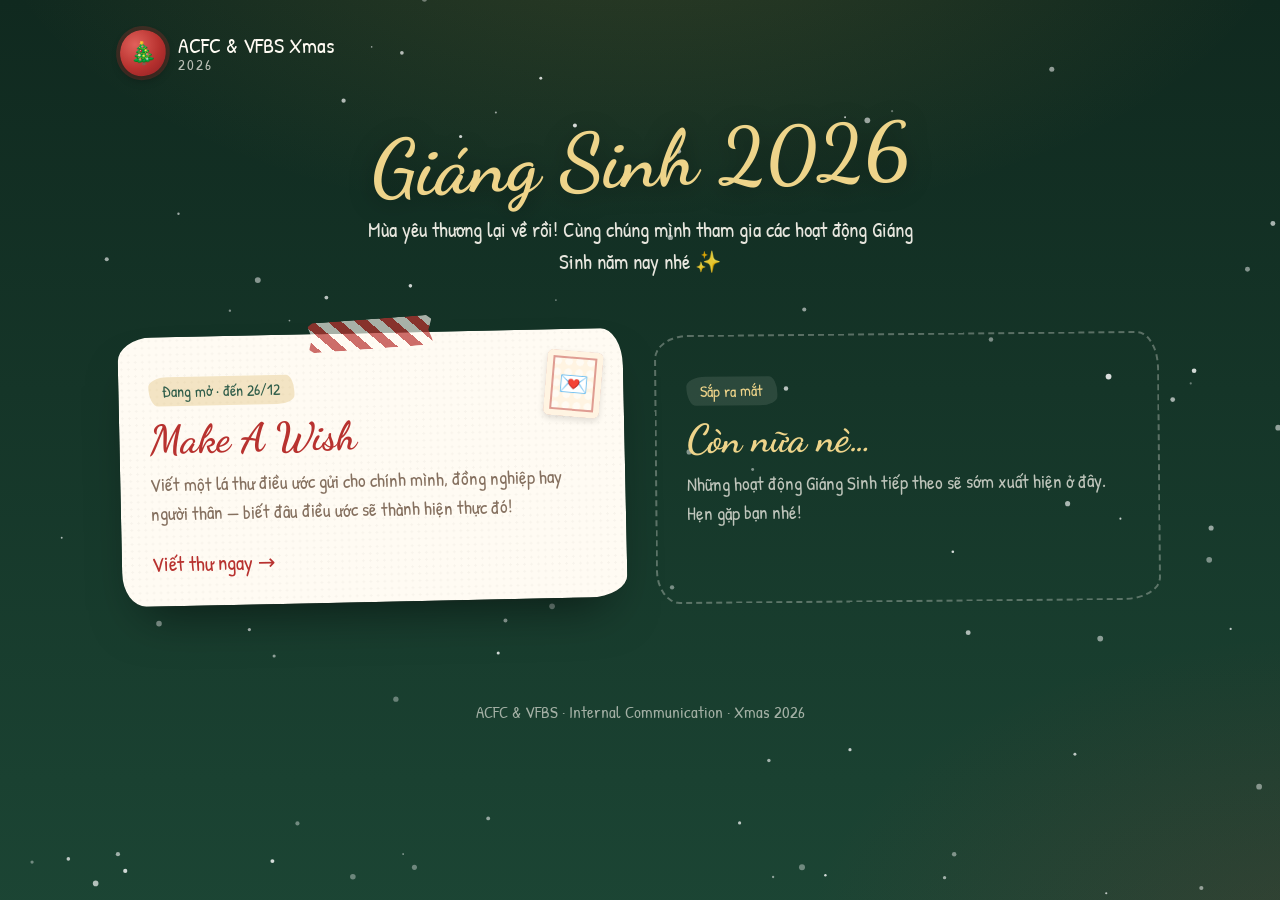
<file: index.html>
<!DOCTYPE html>
<html lang="vi">
<head>
  <meta charset="utf-8">
  <meta name="viewport" content="width=device-width, initial-scale=1, viewport-fit=cover">
  <title>ACFC & VFBS Xmas 2026 🎄</title>
  <meta name="description" content="Chuỗi hoạt động Giáng Sinh 2026 của ACFC — cùng nhau lan toả yêu thương nhé!">
  <meta name="robots" content="noindex">
  <meta name="theme-color" content="#0f2a20">

  <meta property="og:type" content="website">
  <meta property="og:title" content="ACFC & VFBS Xmas 2026 🎄">
  <meta property="og:description" content="Chuỗi hoạt động Giáng Sinh 2026 của ACFC — cùng nhau lan toả yêu thương nhé!">
  <meta property="og:image" content="https://acfc-vietnam.github.io/xmas2026/assets/img/og-make-a-wish.png">
  <meta property="og:image:width" content="1200">
  <meta property="og:image:height" content="630">
  <meta property="og:url" content="https://acfc-vietnam.github.io/xmas2026/">

  <link rel="icon" href="data:image/svg+xml,<svg xmlns='http://www.w3.org/2000/svg' viewBox='0 0 100 100'><text y='.9em' font-size='90'>🎄</text></svg>">
  <link rel="preconnect" href="https://fonts.googleapis.com">
  <link rel="preconnect" href="https://fonts.gstatic.com" crossorigin>
  <link href="https://fonts.googleapis.com/css2?family=Dancing+Script:wght@700&family=Patrick+Hand&display=swap" rel="stylesheet">
  <link rel="stylesheet" href="assets/css/site.css?v=20261127b">
</head>
<body>
  <canvas id="snow" aria-hidden="true"></canvas>

  <div class="wrap">
    <header class="site-header">
      <a class="brand" href="./">
        <span class="brand-mark" aria-hidden="true">🎄</span>
        <span class="brand-text">ACFC & VFBS Xmas<small>2026</small></span>
      </a>
    </header>

    <section class="hero">
      <h1>Giáng Sinh 2026</h1>
      <p>Mùa yêu thương lại về rồi! Cùng chúng mình tham gia các hoạt động Giáng Sinh năm nay nhé ✨</p>
    </section>

    <main class="events" id="events">
      <a class="event-card paper tape" href="make-a-wish/" data-track="open_make_a_wish">
        <span class="stamp" aria-hidden="true">💌</span>
        <span class="tag">Đang mở · đến 26/12</span>
        <h2>Make A Wish</h2>
        <p>Viết một lá thư điều ước gửi cho chính mình, đồng nghiệp hay người thân — biết đâu điều ước sẽ thành hiện thực đó!</p>
        <span class="cta">Viết thư ngay →</span>
      </a>

      <!-- Revealed automatically from 21/12/2026 00:00 (see script below). -->
      <a class="event-card paper tape tape-green" href="wish-status/" id="card-wish-status" data-track="open_wish_status" hidden>
        <span class="stamp" aria-hidden="true">🔑</span>
        <span class="tag">Đã mở</span>
        <h2>Tra cứu điều ước</h2>
        <p>Dùng chìa khoá điều ước của bạn để xem lá thư của mình đang đi tới đâu rồi nhé.</p>
        <span class="cta">Tra cứu →</span>
      </a>

      <div class="event-card soon">
        <span class="tag">Sắp ra mắt</span>
        <h2>Còn nữa nè…</h2>
        <p>Những hoạt động Giáng Sinh tiếp theo sẽ sớm xuất hiện ở đây. Hẹn gặp bạn nhé!</p>
      </div>
    </main>

    <footer class="site-footer">ACFC & VFBS · Internal Communication · Xmas 2026</footer>
  </div>

  <script src="assets/js/config.js?v=20261127b"></script>
  <script src="assets/js/analytics.js?v=20261127b"></script>
  <script src="assets/js/snow.js?v=20261127b"></script>
  <script>
    (function () {
      var c = window.XMAS_CONFIG || {};
      var now = Date.now();
      if (c.wishStatusOpenAt && now >= Date.parse(c.wishStatusOpenAt)) {
        var card = document.getElementById('card-wish-status');
        if (card) card.hidden = false;
      }
      if (c.formCloseAt && now > Date.parse(c.formCloseAt)) {
        var tag = document.querySelector('a[href="make-a-wish/"] .tag');
        if (tag) tag.textContent = 'Đã đóng';
      }
    })();
  </script>
</body>
</html>
</file>
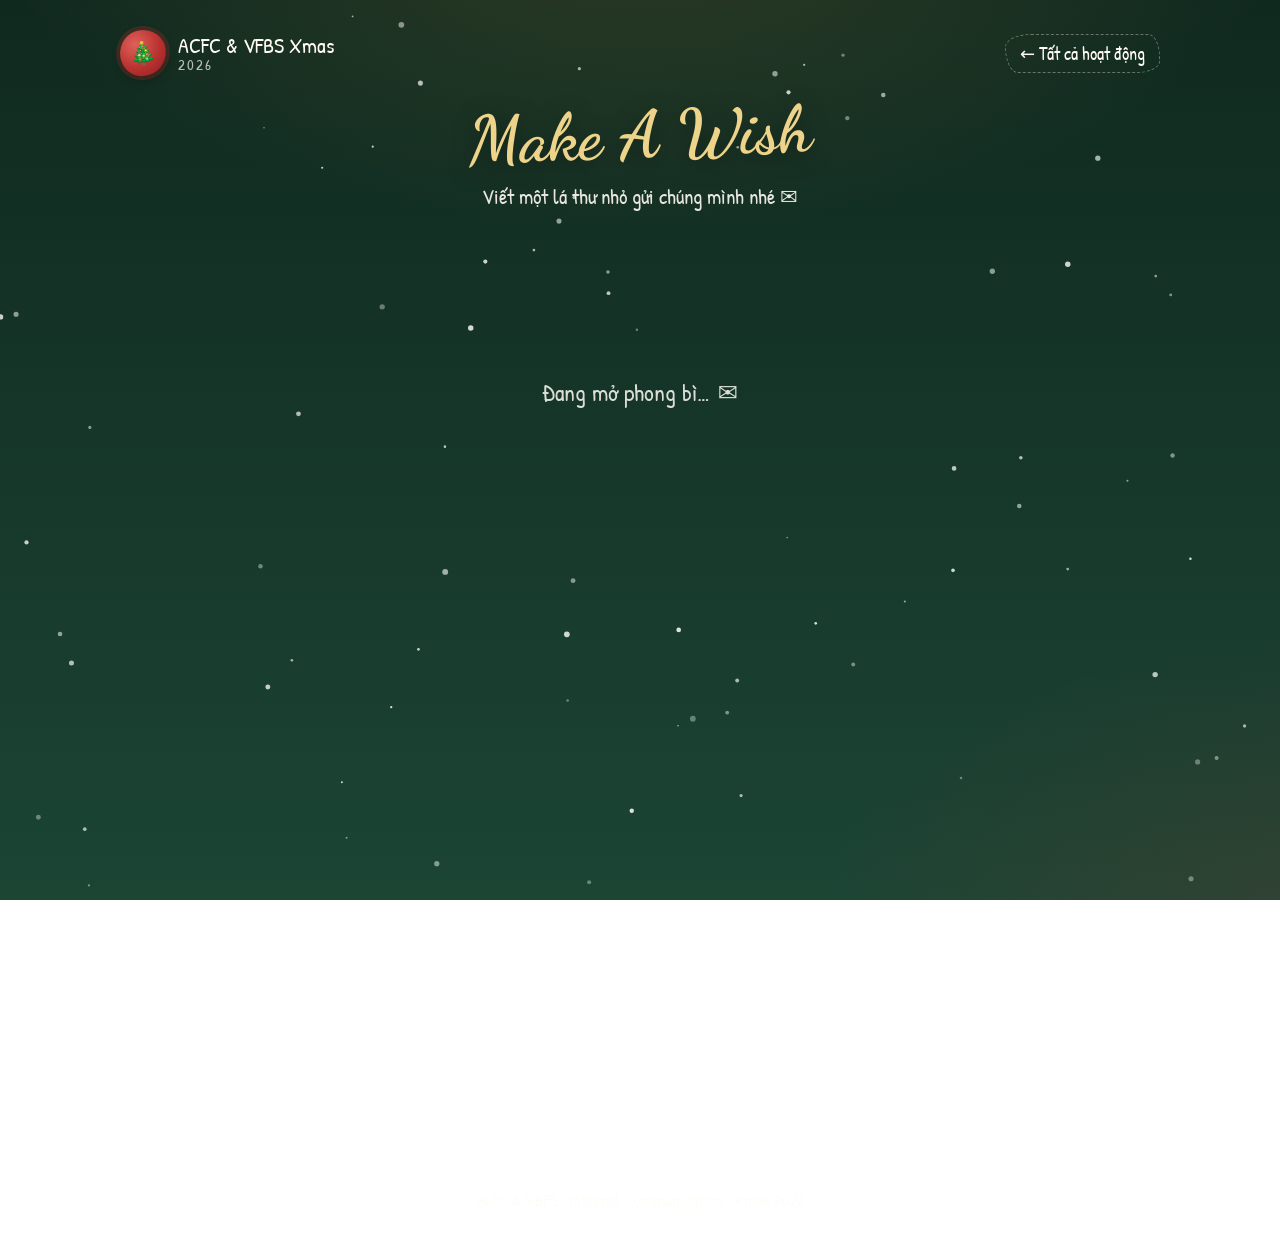
<file: make-a-wish/index.html>
<!DOCTYPE html>
<html lang="vi">
<head>
  <meta charset="utf-8">
  <meta name="viewport" content="width=device-width, initial-scale=1, viewport-fit=cover">
  <title>Make A Wish 2026 – Biến điều ước thành hiện thực 🎄</title>
  <meta name="description" content="Viết một lá thư điều ước Giáng Sinh gửi chúng mình — biết đâu điều ước của bạn sẽ thành hiện thực đó ✨">
  <meta name="robots" content="noindex">
  <meta name="theme-color" content="#0f2a20">

  <meta property="og:type" content="website">
  <meta property="og:title" content="Make A Wish 2026 – Biến điều ước thành hiện thực 🎄">
  <meta property="og:description" content="Viết một lá thư điều ước Giáng Sinh gửi chúng mình — biết đâu điều ước của bạn sẽ thành hiện thực đó ✨">
  <meta property="og:image" content="https://acfc-vietnam.github.io/xmas2026/assets/img/og-make-a-wish.png">
  <meta property="og:image:width" content="1200">
  <meta property="og:image:height" content="630">
  <meta property="og:url" content="https://acfc-vietnam.github.io/xmas2026/make-a-wish/">

  <link rel="icon" href="data:image/svg+xml,<svg xmlns='http://www.w3.org/2000/svg' viewBox='0 0 100 100'><text y='.9em' font-size='90'>💌</text></svg>">
  <link rel="preconnect" href="https://fonts.googleapis.com">
  <link rel="preconnect" href="https://fonts.gstatic.com" crossorigin>
  <link href="https://fonts.googleapis.com/css2?family=Dancing+Script:wght@700&family=Patrick+Hand&display=swap" rel="stylesheet">
  <link rel="stylesheet" href="../assets/css/site.css?v=20261127b">
  <link rel="stylesheet" href="../assets/css/make-a-wish.css?v=20261127b">
</head>
<body>
  <canvas id="snow" aria-hidden="true"></canvas>

  <div class="wrap">
    <header class="site-header">
      <a class="brand" href="../">
        <span class="brand-mark" aria-hidden="true">🎄</span>
        <span class="brand-text">ACFC & VFBS Xmas<small>2026</small></span>
      </a>
      <a class="back-link" href="../">← Tất cả hoạt động</a>
    </header>

    <section class="hero hero-compact">
      <h1>Make A Wish</h1>
      <p>Viết một lá thư nhỏ gửi chúng mình nhé ✉️</p>
    </section>

    <main class="letter-desk">
      <div class="letter-frame" id="letter-frame">
        <div class="embed-loading" id="embed-loading">Đang mở phong bì… ✉️</div>
        <iframe id="wish-form" title="Make A Wish 2026 – lá thư điều ước"
                width="100%" height="900" frameborder="0" marginheight="0" marginwidth="0"
                loading="eager"></iframe>
      </div>
    </main>

    <footer class="site-footer">ACFC & VBFS · Internal Communication · Xmas 2026</footer>
  </div>

  <!-- Sealing ceremony + key, shown after the form is submitted -->
  <div class="ceremony" id="ceremony" hidden aria-live="polite">
    <div class="ceremony-inner paper tape" role="dialog" aria-modal="true" aria-labelledby="ceremony-title">
      <div class="env-stage" aria-hidden="true">
        <div class="env">
          <div class="env-back"></div>
          <div class="env-letter"><span>Gửi ông già Noel…</span></div>
          <div class="env-front"></div>
          <div class="env-flap"></div>
          <div class="env-seal">🎄</div>
        </div>
      </div>

      <div class="key-reveal">
        <h2 id="ceremony-title">Lá thư của bạn đã được niêm phong 💌</h2>
        <p class="key-label">Đây là chìa khoá điều ước của bạn:</p>

        <div class="key" id="key-box">
          <span class="key-bow" aria-hidden="true"></span>
          <span class="key-code" id="key-code">——</span>
          <span class="key-teeth" aria-hidden="true"></span>
        </div>

        <div class="key-actions">
          <button class="btn gold" id="btn-copy" type="button" data-track="copy_key">📋 Sao chép chìa khoá</button>
          <button class="btn ghost" id="btn-save" type="button" data-track="save_key_image">🖼️ Lưu ảnh chìa khoá</button>
        </div>
        <p class="key-note">Giữ kỹ chiếc chìa khoá này nhé 🔑<br>Chúng mình cũng đã gửi một bản vào email của bạn rồi đó!</p>
        <p class="key-thanks">Cảm ơn bạn đã cùng chúng mình lan toả yêu thương mùa Giáng Sinh này 🎄</p>
        <button class="link-btn" id="btn-close" type="button" data-track="close_ceremony">Đóng</button>
      </div>
    </div>
  </div>

  <script src="../assets/js/config.js?v=20261127b"></script>
  <script src="../assets/js/analytics.js?v=20261127b"></script>
  <script src="../assets/js/snow.js?v=20261127b"></script>
  <script src="../assets/js/make-a-wish.js?v=20261127b"></script>
  <script src="https://tally.so/widgets/embed.js" async onload="window.__tallyReady && window.__tallyReady()"></script>
</body>
</html>
</file>
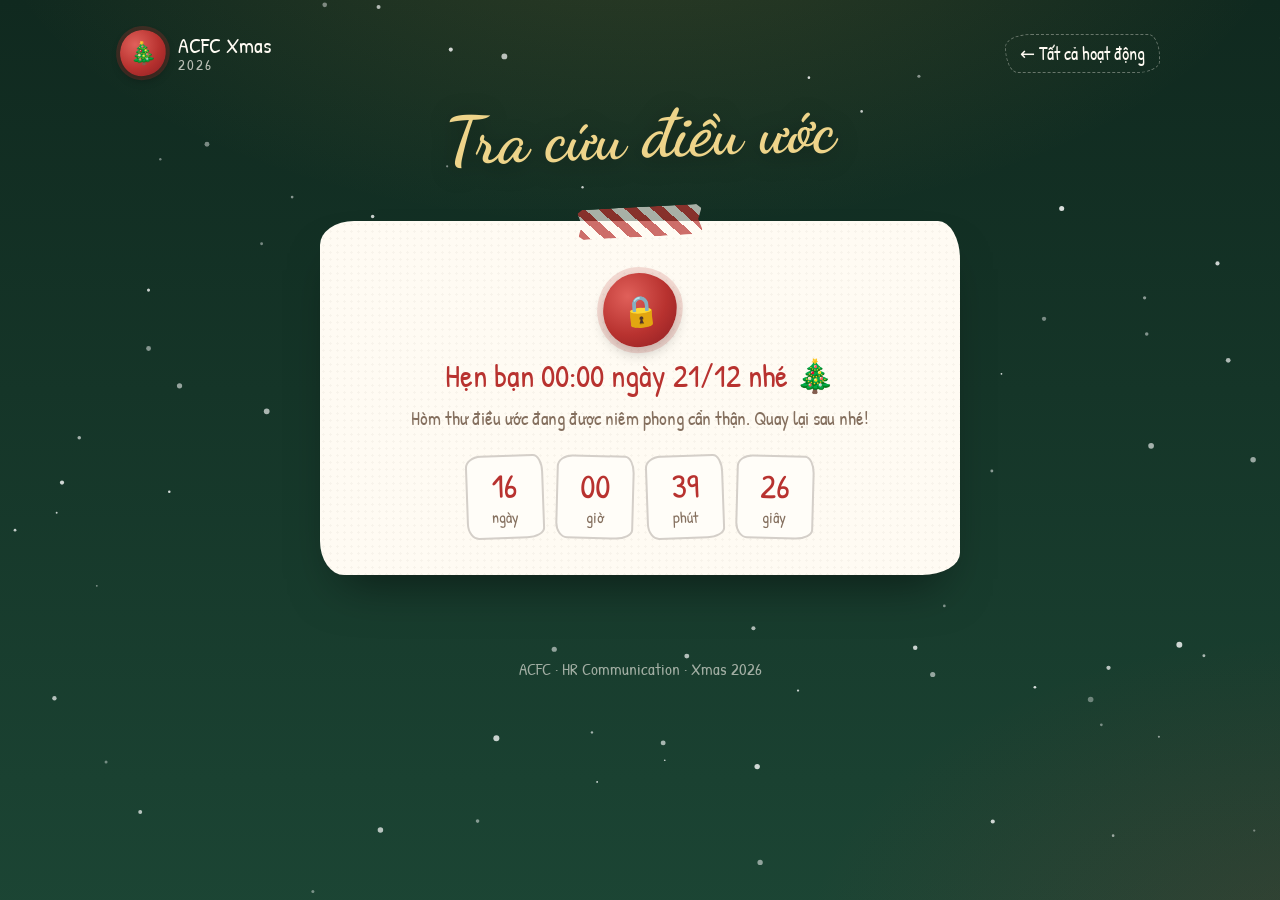
<file: wish-status/index.html>
<!DOCTYPE html>
<html lang="vi">
<head>
  <meta charset="utf-8">
  <meta name="viewport" content="width=device-width, initial-scale=1, viewport-fit=cover">
  <title>Tra cứu điều ước · Make A Wish 2026 🔑</title>
  <meta name="description" content="Dùng chìa khoá điều ước để xem lá thư Make A Wish 2026 của bạn.">
  <meta name="robots" content="noindex, nofollow">
  <meta name="theme-color" content="#0f2a20">
  <meta name="referrer" content="no-referrer">

  <meta property="og:type" content="website">
  <meta property="og:title" content="Tra cứu điều ước · Make A Wish 2026 🔑">
  <meta property="og:description" content="Dùng chìa khoá điều ước để xem lá thư của bạn đang đi tới đâu rồi nhé.">
  <meta property="og:image" content="https://acfc-vietnam.github.io/xmas2026/assets/img/og-make-a-wish.png">
  <meta property="og:url" content="https://acfc-vietnam.github.io/xmas2026/wish-status/">

  <link rel="icon" href="data:image/svg+xml,<svg xmlns='http://www.w3.org/2000/svg' viewBox='0 0 100 100'><text y='.9em' font-size='90'>🔑</text></svg>">
  <link rel="preconnect" href="https://fonts.googleapis.com">
  <link rel="preconnect" href="https://fonts.gstatic.com" crossorigin>
  <link href="https://fonts.googleapis.com/css2?family=Dancing+Script:wght@700&family=Patrick+Hand&display=swap" rel="stylesheet">
  <link rel="stylesheet" href="../assets/css/site.css?v=20261127b">
  <link rel="stylesheet" href="../assets/css/wish-status.css?v=20261127b">
</head>
<body>
  <canvas id="snow" aria-hidden="true"></canvas>

  <div class="wrap">
    <header class="site-header">
      <a class="brand" href="../">
        <span class="brand-mark" aria-hidden="true">🎄</span>
        <span class="brand-text">ACFC Xmas<small>2026</small></span>
      </a>
      <a class="back-link" href="../">← Tất cả hoạt động</a>
    </header>

    <section class="hero hero-compact">
      <h1>Tra cứu điều ước</h1>
    </section>

    <main class="status-main">
      <!-- Before opening time -->
      <section class="panel paper tape" id="view-locked" hidden>
        <div class="lock-icon" aria-hidden="true">🔒</div>
        <h2>Hẹn bạn 00:00 ngày 21/12 nhé 🎄</h2>
        <p>Hòm thư điều ước đang được niêm phong cẩn thận. Quay lại sau nhé!</p>
        <div class="countdown" id="countdown" aria-live="off">
          <div><b id="cd-d">0</b><span>ngày</span></div>
          <div><b id="cd-h">00</b><span>giờ</span></div>
          <div><b id="cd-m">00</b><span>phút</span></div>
          <div><b id="cd-s">00</b><span>giây</span></div>
        </div>
      </section>

      <!-- Lookup -->
      <section class="panel paper tape tape-green" id="view-lookup" hidden>
        <div class="lock-icon" aria-hidden="true">🔑</div>
        <h2>Nhập chìa khoá điều ước của bạn</h2>
        <p>Chìa khoá nằm ở màn hình cảm ơn và trong email chúng mình đã gửi bạn đó.</p>
        <form id="lookup-form" class="lookup-form" autocomplete="off">
          <label class="sr-only" for="key-input">Chìa khoá điều ước</label>
          <input id="key-input" name="key" inputmode="text" autocapitalize="off" autocorrect="off" spellcheck="false"
                 maxlength="20" placeholder="VD: mY7kQ2" required>
          <button class="btn" type="submit" id="lookup-btn">Mở thư ✉️</button>
        </form>
        <p class="hint">Chìa khoá phân biệt chữ hoa và chữ thường nhé.</p>
        <p class="error" id="lookup-error" role="alert" hidden></p>
      </section>

      <!-- Result -->
      <section class="letter paper tape tape-gold" id="view-result" hidden aria-live="polite">
        <div class="letter-top">
          <span class="status-pill" id="r-status">Đang chờ cập nhật</span>
          <span class="letter-date" id="r-date"></span>
        </div>
        <p class="status-note" id="r-status-note" hidden></p>

        <p class="greeting" id="r-greeting"></p>
        <dl class="wish-lines">
          <div id="row-gift"><dt>Món quà mình muốn gửi</dt><dd id="r-gift"></dd></div>
          <div id="row-reason"><dt>Vì…</dt><dd id="r-reason"></dd></div>
          <div id="row-message"><dt>Lời chúc Giáng Sinh</dt><dd id="r-message"></dd></div>
        </dl>
        <p class="signoff">Thân mến,<br><span id="r-sender"></span></p>
        <p class="sender-team" id="r-sender-team"></p>

        <div class="letter-actions">
          <button class="btn ghost" type="button" id="btn-another">Tra cứu chìa khoá khác</button>
        </div>
      </section>
    </main>

    <footer class="site-footer">ACFC · HR Communication · Xmas 2026</footer>
  </div>

  <script src="../assets/js/config.js?v=20261127b"></script>
  <script src="../assets/js/analytics.js?v=20261127b"></script>
  <script src="../assets/js/snow.js?v=20261127b"></script>
  <script src="../assets/js/wish-status.js?v=20261127b"></script>
</body>
</html>
</file>
<file: assets/css/site.css>
/* ACFC Xmas 2026 — shared site styles · v2 "handcrafted"
   Placeholder palette until the event KV lands: change the variables below. */
:root {
  --night: #10291F;
  --pine: #1F4D3A;
  --paper: #FFFBF3;
  --paper-2: #F6ECDA;
  --ink: #3B2A20;
  --ink-soft: #85705F;
  --line: rgba(59, 42, 32, .22);
  --red: #B8322F;
  --red-dark: #8C1D22;
  --green: #2F5D4A;
  --gold: #D4A848;
  --gold-light: #EED48A;
  --gold-soft: rgba(212, 168, 72, .28);
  --script: 'Dancing Script', 'Patrick Hand', cursive;
  --hand: 'Patrick Hand', 'Be Vietnam Pro', system-ui, sans-serif;
  /* irregular, hand-cut corners */
  --wob-card: 34px 22px 38px 24px / 24px 38px 22px 34px;
  --wob-pill: 40px 18px 36px 20px / 20px 36px 18px 40px;
}

*, *::before, *::after { box-sizing: border-box; }
[hidden] { display: none !important; }
html, body { margin: 0; }
body {
  font-family: var(--hand);
  font-size: 19px;
  color: var(--paper);
  background:
    radial-gradient(1100px 560px at 50% -12%, rgba(212, 168, 72, .16), transparent 60%),
    radial-gradient(900px 520px at 105% 105%, rgba(184, 50, 47, .16), transparent 60%),
    linear-gradient(180deg, var(--night), var(--pine) 130%);
  background-attachment: fixed;
  min-height: 100vh;
  -webkit-font-smoothing: antialiased;
}
a { color: var(--gold-light); }
img { max-width: 100%; display: block; }
:focus-visible { outline: 3px dashed var(--gold); outline-offset: 4px; }

#snow { position: fixed; inset: 0; pointer-events: none; z-index: 0; }
.wrap { position: relative; z-index: 1; width: min(1040px, 100% - 56px); margin: 0 auto; }

/* Header */
.site-header { display: flex; align-items: center; justify-content: space-between; gap: 16px; padding: 30px 0 10px; }
.brand { display: flex; align-items: center; gap: 12px; text-decoration: none; color: var(--paper); }
.brand-mark {
  width: 46px; height: 46px; display: grid; place-items: center; font-size: 22px;
  border-radius: 48% 52% 50% 46% / 52% 46% 54% 48%;
  background: radial-gradient(circle at 35% 30%, #E0605A, var(--red) 55%, var(--red-dark));
  box-shadow: 0 0 0 4px rgba(184, 50, 47, .25), 0 4px 10px rgba(0, 0, 0, .3);
  transform: rotate(-6deg);
}
.brand-text { font-size: 22px; line-height: 1.05; }
.brand-text small { display: block; font-size: 15px; opacity: .7; letter-spacing: 2px; }
.back-link {
  color: var(--paper); text-decoration: none; font-size: 18px;
  padding: 6px 14px; border-radius: var(--wob-pill);
  border: 1.5px dashed rgba(255, 251, 243, .35);
  transition: background-color .2s ease;
}
.back-link:hover { background: rgba(255, 251, 243, .08); }

/* Hero */
.hero { text-align: center; padding: 34px 0 6px; }
.hero h1 {
  font-family: var(--script); font-weight: 700;
  font-size: clamp(46px, 7.5vw, 78px); line-height: 1.05;
  margin: 0 0 12px; color: var(--gold-light);
  text-shadow: 0 4px 24px rgba(0, 0, 0, .35);
  transform: rotate(-2deg);
}
.hero p { margin: 0 auto; max-width: 560px; font-size: 21px; line-height: 1.55; opacity: .9; }

/* Buttons: sketchy pill with offset ink shadow */
.btn {
  display: inline-flex; align-items: center; justify-content: center; gap: 8px;
  font: 22px/1 var(--hand);
  padding: 13px 30px; min-height: 50px;
  border: 2px solid var(--ink); border-radius: var(--wob-pill);
  background: var(--red); color: #FFF8EC; text-decoration: none; cursor: pointer;
  box-shadow: 4px 5px 0 var(--ink);
  transition: transform .12s ease, box-shadow .12s ease;
}
.btn:hover { transform: translate(-1px, -2px) rotate(-1deg); box-shadow: 5px 7px 0 var(--ink); }
.btn:active { transform: translate(3px, 4px); box-shadow: 1px 1px 0 var(--ink); }
.btn.ghost { background: #FFFDF8; color: var(--ink); }
.btn.gold { background: linear-gradient(135deg, var(--gold-light), var(--gold) 60%, #B08A34); color: #3A2A0C; }
.btn[disabled] { opacity: .65; cursor: progress; transform: none; }

/* Paper card used across pages */
.paper {
  position: relative;
  background:
    radial-gradient(rgba(59, 42, 32, .035) 1px, transparent 1.3px) 0 0 / 7px 7px,
    var(--paper);
  color: var(--ink);
  border-radius: var(--wob-card);
  box-shadow: 0 2px 0 rgba(59, 42, 32, .06), 0 26px 50px -22px rgba(0, 0, 0, .55);
}
.tape::before {
  content: "";
  position: absolute; top: -14px; left: 50%;
  width: 124px; height: 30px; margin-left: -62px;
  background: repeating-linear-gradient(45deg, rgba(184, 50, 47, .78) 0 9px, rgba(255, 251, 243, .7) 9px 18px);
  clip-path: polygon(0 12%, 4% 0, 96% 0, 100% 14%, 97% 50%, 100% 86%, 96% 100%, 4% 100%, 0 88%, 3% 50%);
  transform: rotate(-3deg);
  opacity: .9;
}
.tape.tape-green::before { background: repeating-linear-gradient(45deg, rgba(47, 93, 74, .75) 0 9px, rgba(255, 251, 243, .7) 9px 18px); transform: rotate(2.5deg); }
.tape.tape-gold::before { background: repeating-linear-gradient(45deg, rgba(212, 168, 72, .85) 0 9px, rgba(255, 251, 243, .7) 9px 18px); transform: rotate(-1.5deg); }

/* Hub cards */
.events { display: grid; grid-template-columns: repeat(auto-fit, minmax(270px, 1fr)); gap: 34px 30px; padding: 48px 0 72px; }
.event-card {
  display: flex; flex-direction: column; gap: 10px;
  padding: 40px 30px 28px;
  text-decoration: none;
  transition: transform .2s ease;
}
.event-card:nth-child(3n+1) { transform: rotate(-1.2deg); }
.event-card:nth-child(3n+2) { transform: rotate(.9deg); }
.event-card:nth-child(3n) { transform: rotate(-.5deg); }
a.event-card:hover { transform: rotate(0deg) translateY(-6px); }
.event-card .tag {
  align-self: flex-start; font-size: 16px;
  padding: 3px 14px 4px; border-radius: var(--wob-pill);
  background: var(--gold-soft); color: var(--green);
}
.event-card h2 { font-family: var(--script); font-size: 40px; margin: 2px 0 0; color: var(--red); line-height: 1.05; font-weight: 700; }
.event-card p { margin: 0; color: var(--ink-soft); line-height: 1.5; font-size: 19px; }
.event-card .cta { margin-top: auto; padding-top: 12px; font-size: 21px; color: var(--red); }
.event-card .stamp {
  position: absolute; top: 22px; right: 22px; width: 56px; height: 66px;
  display: grid; place-items: center; font-size: 24px;
  background:
    radial-gradient(circle at 5px 5px, var(--paper) 3.5px, transparent 4px) -5px -5px / 11px 11px,
    #FFF4E2;
  border-radius: 6px;
  box-shadow: inset 0 0 0 6px #FFF4E2, inset 0 0 0 8px rgba(184, 50, 47, .45), 0 3px 6px rgba(0, 0, 0, .12);
  transform: rotate(6deg);
}
.event-card.soon {
  background: transparent; color: var(--paper); box-shadow: none;
  border: 2.5px dashed rgba(255, 251, 243, .3);
  border-radius: var(--wob-card);
}
.event-card.soon h2 { color: var(--gold-light); }
.event-card.soon p { color: rgba(255, 251, 243, .72); }
.event-card.soon .tag { background: rgba(255, 251, 243, .1); color: var(--gold-light); }

.site-footer { text-align: center; padding: 26px 0 44px; font-size: 17px; opacity: .6; }
.sr-only { position: absolute; width: 1px; height: 1px; overflow: hidden; clip: rect(0 0 0 0); white-space: nowrap; }

@media (max-width: 576px) {
  body { font-size: 18px; }
  .wrap { width: calc(100% - 28px); }
  .site-header { padding-top: 20px; }
  .brand-text { font-size: 20px; }
  .back-link { font-size: 16px; padding: 5px 12px; }
  .hero { padding-top: 22px; }
  .hero p { font-size: 19px; }
  .events { gap: 30px; padding-top: 36px; }
  .event-card { padding: 36px 24px 24px; }
}

@media (prefers-reduced-motion: reduce) {
  *, *::before, *::after { animation-duration: .01ms !important; transition-duration: .01ms !important; }
}
</file>
<file: assets/css/make-a-wish.css>
/* Make A Wish page — embed + sealing ceremony · v2 "handcrafted" */

.hero-compact { padding-top: 14px; }
.hero-compact h1 { font-size: clamp(44px, 6.5vw, 66px); }

/* ---------- Embed: the form's own paper cards float on the scene ---------- */
.letter-desk { padding: 6px 0 36px; }
.letter-frame { position: relative; width: min(760px, 100%); margin: 0 auto; min-height: 520px; }
.letter-frame iframe { display: block; width: 100%; border: 0; min-height: 520px; position: relative; z-index: 1; background: transparent; }
.letter-frame:not(.is-transparent) iframe { border-radius: 34px 22px 38px 24px / 24px 38px 22px 34px; overflow: hidden; }
.embed-loading {
  position: absolute; inset: 0; z-index: 0;
  display: grid; justify-items: center; align-content: start; padding-top: 150px;
  font-size: 24px; color: var(--paper); opacity: .85;
}

/* ---------- Ceremony overlay ---------- */
.ceremony {
  position: fixed; inset: 0; z-index: 50;
  display: grid; place-items: center; padding: 24px;
  background: rgba(10, 26, 19, .8);
  backdrop-filter: blur(6px); -webkit-backdrop-filter: blur(6px);
  overflow-y: auto;
  animation: fade-in .35s ease both;
}
.ceremony[hidden] { display: none; }
.ceremony-inner { width: min(540px, 100%); text-align: center; padding: 44px 34px 26px; }

/* Envelope stage */
.env-stage { height: 210px; display: grid; place-items: center; perspective: 900px; }
.env { position: relative; width: 260px; height: 168px; margin-top: 30px; }
.env-back, .env-front, .env-flap, .env-letter, .env-seal { position: absolute; }
.env-back { inset: 0; background: #DCC8A3; border-radius: 12px 9px 14px 10px; }
.env-letter {
  left: 16px; right: 16px; top: 10px; height: 140px;
  background:
    repeating-linear-gradient(transparent 0 23px, rgba(59, 42, 32, .14) 23px 24px),
    #FFFDF7;
  border-radius: 6px 4px 7px 5px;
  box-shadow: 0 2px 6px rgba(0, 0, 0, .12);
  transform: translateY(-110px);
  padding: 12px 14px 0; text-align: left;
  font-family: var(--hand); font-size: 21px; color: var(--red);
}
.env-front {
  inset: 0; background: #F1E3C8;
  clip-path: polygon(0 28%, 50% 72%, 100% 28%, 100% 100%, 0 100%);
  border-radius: 12px 9px 14px 10px;
}
.env-flap {
  left: 0; right: 0; top: 0; height: 98px;
  background: #E8D6B4;
  clip-path: polygon(0 0, 100% 0, 50% 100%);
  transform-origin: top center; transform: rotateX(180deg);
  z-index: 3;
}
.env-seal {
  left: 50%; top: 74px; width: 54px; height: 54px; margin-left: -27px;
  display: grid; place-items: center; font-size: 20px;
  border-radius: 48% 52% 50% 46% / 52% 46% 54% 48%;
  background: radial-gradient(circle at 35% 30%, #E0605A, var(--red) 55%, var(--red-dark));
  box-shadow: 0 0 0 5px rgba(184, 50, 47, .2), 0 4px 8px rgba(0, 0, 0, .3);
  opacity: 0; transform: scale(2.6); z-index: 4;
}
.ceremony.play .env-letter { z-index: 1; animation: letter-in .9s .2s cubic-bezier(.5, 0, .3, 1) forwards; }
.ceremony.play .env-front { z-index: 2; }
.ceremony.play .env-flap { animation: flap-close .7s 1.15s cubic-bezier(.5, 0, .3, 1.35) forwards; }
.ceremony.play .env-seal { animation: seal-stamp .45s 1.85s cubic-bezier(.3, 1.7, .5, 1) forwards; }
.ceremony.play .env { animation: env-settle .6s 2.45s ease forwards; }

/* Key reveal sequence */
.key-reveal > * { opacity: 0; transform: translateY(10px); }
.ceremony.play .key-reveal > * { animation: rise .5s ease forwards; }
.ceremony.play .key-reveal > *:nth-child(1) { animation-delay: 2.6s; }
.ceremony.play .key-reveal > *:nth-child(2) { animation-delay: 2.75s; }
.ceremony.play .key-reveal > *:nth-child(3) { animation: key-drop .7s 2.9s cubic-bezier(.3, 1.5, .5, 1) forwards; }
.ceremony.play .key-reveal > *:nth-child(4) { animation-delay: 3.3s; }
.ceremony.play .key-reveal > *:nth-child(5) { animation-delay: 3.45s; }
.ceremony.play .key-reveal > *:nth-child(6) { animation-delay: 3.6s; }
.ceremony.play .key-reveal > *:nth-child(7) { animation-delay: 3.75s; }

.key-reveal h2 { font-family: var(--hand); font-weight: 400; color: var(--red); font-size: 34px; margin: 0 0 6px; line-height: 1.15; }
.key-label { margin: 0 0 16px; color: var(--ink-soft); font-size: 20px; }

/* The key: hand-drawn outline + offset shadow */
.key {
  display: inline-flex; align-items: center;
  margin: 4px auto 22px; cursor: copy;
  transform: rotate(-2deg);
  filter: drop-shadow(4px 5px 0 var(--ink));
}
.key-bow {
  width: 66px; height: 66px; flex: none;
  border-radius: 48% 52% 50% 46% / 52% 46% 54% 48%;
  background: radial-gradient(circle, var(--paper) 0 13px, var(--ink) 14px 16px, transparent 17px),
              linear-gradient(135deg, var(--gold-light), var(--gold) 60%, #B08A34);
  box-shadow: inset 0 0 0 2px var(--ink);
}
.key-code {
  margin-left: -6px; padding: 12px 18px 12px 22px;
  background: linear-gradient(180deg, var(--gold-light), var(--gold) 70%, #B08A34);
  border: 2px solid var(--ink); border-left: 0;
  font: 700 28px/1 'Courier New', ui-monospace, monospace; letter-spacing: 4px; color: #3A2A0C;
  border-radius: 0 10px 12px 0 / 0 12px 10px 0;
  user-select: all; -webkit-user-select: all;
}
.key-teeth {
  width: 30px; height: 52px; flex: none; margin-left: -2px;
  background:
    linear-gradient(180deg, var(--gold-light), var(--gold)) left top / 100% 50% no-repeat,
    linear-gradient(var(--gold) 0 0) 0 100% / 9px 100% no-repeat,
    linear-gradient(var(--gold) 0 0) 16px 75% / 8px 75% no-repeat;
}

.key-actions { display: flex; flex-wrap: wrap; gap: 14px; justify-content: center; }
.key-note { color: var(--ink-soft); line-height: 1.5; margin: 20px 0 4px; font-size: 19px; }
.key-thanks { font-size: 21px; color: var(--ink); margin: 10px 0 6px; }
.link-btn { background: none; border: 0; color: var(--ink-soft); text-decoration: underline wavy rgba(133, 112, 95, .5); text-underline-offset: 4px; font: 18px var(--hand); cursor: pointer; padding: 10px; }

.toast {
  position: fixed; left: 50%; bottom: 28px; z-index: 60;
  transform: translate(-50%, 20px); opacity: 0;
  background: var(--paper); color: var(--ink);
  border: 2px solid var(--ink); box-shadow: 3px 4px 0 var(--ink);
  padding: 10px 20px; border-radius: var(--wob-pill); font-size: 19px;
  transition: all .25s ease;
}
.toast.show { opacity: 1; transform: translate(-50%, 0); }

@keyframes fade-in { from { opacity: 0; } to { opacity: 1; } }
@keyframes letter-in { from { transform: translateY(-110px); } to { transform: translateY(18px); } }
@keyframes flap-close { from { transform: rotateX(180deg); } to { transform: rotateX(0deg); } }
@keyframes seal-stamp { from { opacity: 0; transform: scale(2.6); } to { opacity: 1; transform: scale(1); } }
@keyframes env-settle { to { transform: scale(.62) translateY(-40px); } }
@keyframes rise { to { opacity: 1; transform: none; } }
@keyframes key-drop { from { opacity: 0; transform: translateY(-30px) rotate(-14deg) scale(.7); } to { opacity: 1; transform: rotate(-2deg); } }

@media (prefers-reduced-motion: reduce) {
  .env-letter { transform: translateY(18px); }
  .env-flap { transform: none; }
  .env-seal { opacity: 1; transform: none; }
  .key-reveal > * { opacity: 1; transform: none; }
}

@media (max-width: 576px) {
  .ceremony { padding: 14px; align-items: start; }
  .ceremony-inner { padding: 36px 18px 18px; margin-top: 4vh; }
  .env-stage { height: 180px; }
  .env { transform: scale(.85); }
  .key-reveal h2 { font-size: 29px; }
  .key-bow { width: 54px; height: 54px; background: radial-gradient(circle, var(--paper) 0 10px, var(--ink) 11px 13px, transparent 14px), linear-gradient(135deg, var(--gold-light), var(--gold) 60%, #B08A34); }
  .key-code { font-size: 22px; letter-spacing: 2px; padding: 10px 14px 10px 18px; }
  .key-actions .btn { width: 100%; }
}
</file>
<file: assets/css/wish-status.css>
/* Wish Status page · v2 "handcrafted" */
.hero-compact { padding-top: 14px; }
.hero-compact h1 { font-size: clamp(44px, 6.5vw, 66px); }

.status-main { padding: 34px 0 56px; display: grid; place-items: center; }
.panel, .letter { width: min(640px, 100%); padding: 52px 44px 36px; text-align: center; }
.panel h2 { font-family: var(--hand); font-weight: 400; color: var(--red); font-size: 32px; margin: 10px 0 8px; line-height: 1.2; }
.panel p { color: var(--ink-soft); line-height: 1.55; margin: 0 0 8px; font-size: 19px; }
.lock-icon {
  width: 74px; height: 74px; margin: 0 auto; display: grid; place-items: center; font-size: 30px;
  border-radius: 48% 52% 50% 46% / 52% 46% 54% 48%;
  background: radial-gradient(circle at 35% 30%, #E0605A, var(--red) 55%, var(--red-dark));
  box-shadow: 0 0 0 6px rgba(184, 50, 47, .16), 0 6px 14px rgba(0, 0, 0, .22);
  transform: rotate(-5deg);
}

/* Countdown: little torn paper tiles */
.countdown { display: flex; justify-content: center; gap: 12px; margin-top: 22px; flex-wrap: wrap; }
.countdown div {
  min-width: 78px; padding: 12px 8px 8px;
  background: #FFFDF8; border: 2px solid var(--line);
  border-radius: 16px 10px 18px 12px / 12px 18px 10px 16px;
}
.countdown div:nth-child(odd) { transform: rotate(-2deg); }
.countdown div:nth-child(even) { transform: rotate(1.5deg); }
.countdown b { display: block; font: 34px/1 var(--hand); color: var(--red); }
.countdown span { font-size: 16px; color: var(--ink-soft); }

/* Lookup form */
.lookup-form { display: flex; gap: 14px; align-items: flex-end; margin: 22px auto 6px; max-width: 460px; }
.lookup-form input {
  flex: 1; min-width: 0; height: 52px;
  font: 700 24px/1 'Courier New', monospace; letter-spacing: 3px; text-align: center;
  padding: 0 8px; background: transparent; color: var(--ink);
  border: none; border-bottom: 2.5px solid var(--line);
  border-radius: 0 0 60% 40% / 0 0 5px 3px;
}
.lookup-form input:focus { outline: none; border-bottom-color: var(--red); background: rgba(212, 168, 72, .08); }
.lookup-form input::placeholder { letter-spacing: 1px; font: 20px var(--hand); color: rgba(133, 112, 95, .55); }
.hint { font-size: 17px !important; }
.error { color: var(--red) !important; margin-top: 12px !important; }

/* Result letter */
.letter {
  text-align: left; padding-left: 70px;
  background:
    linear-gradient(90deg, transparent 44px, rgba(184, 50, 47, .28) 44px 46px, transparent 46px),
    radial-gradient(rgba(59, 42, 32, .035) 1px, transparent 1.3px) 0 0 / 7px 7px,
    var(--paper);
  animation: unfold .6s cubic-bezier(.3, 1.3, .5, 1) both;
}
.letter-top { display: flex; justify-content: space-between; align-items: center; gap: 12px; flex-wrap: wrap; }
.status-pill {
  display: inline-flex; align-items: center; gap: 6px;
  padding: 6px 16px 7px; font-size: 19px; color: #3A2A0C;
  background: linear-gradient(135deg, var(--gold-light), var(--gold) 60%, #B08A34);
  border: 2px solid var(--ink); border-radius: var(--wob-pill);
  box-shadow: 3px 3px 0 var(--ink);
  transform: rotate(-1.5deg);
}
.status-pill::before { content: "🔑"; }
.letter-date { font-size: 17px; color: var(--ink-soft); }
.status-note { margin: 14px 0 0; color: var(--ink-soft); font-size: 19px; line-height: 1.5; }
.greeting { font-family: var(--hand); font-size: 36px; color: var(--red); margin: 26px 0 6px; line-height: 1.2; transform: rotate(-1deg); transform-origin: left center; }
.wish-lines { margin: 0; }
.wish-lines > div { margin: 16px 0; }
.wish-lines dt { font-size: 18px; color: var(--ink-soft); }
.wish-lines dd {
  margin: 2px 0 0; font-size: 23px; line-height: 38px; color: var(--ink);
  background-image: repeating-linear-gradient(transparent 0 36px, rgba(59, 42, 32, .2) 36px 38px);
  white-space: pre-wrap; word-break: break-word;
}
.signoff { font-size: 28px; text-align: right; margin: 26px 0 0; line-height: 1.3; transform: rotate(-1.5deg); transform-origin: right center; }
.sender-team { text-align: right; color: var(--ink-soft); font-size: 17px; margin: 4px 0 0; }
.letter-actions { margin-top: 26px; text-align: center; }

@keyframes unfold { from { opacity: 0; transform: translateY(20px) rotate(-1deg); } to { opacity: 1; transform: none; } }

@media (max-width: 576px) {
  .panel, .letter { padding: 46px 22px 28px; }
  .letter { padding-left: 40px; background: linear-gradient(90deg, transparent 22px, rgba(184, 50, 47, .28) 22px 24px, transparent 24px), var(--paper); }
  .countdown div { min-width: 64px; }
  .countdown b { font-size: 28px; }
  .lookup-form { flex-direction: column; align-items: stretch; }
  .lookup-form .btn { width: 100%; }
  .greeting { font-size: 31px; }
}
</file>
